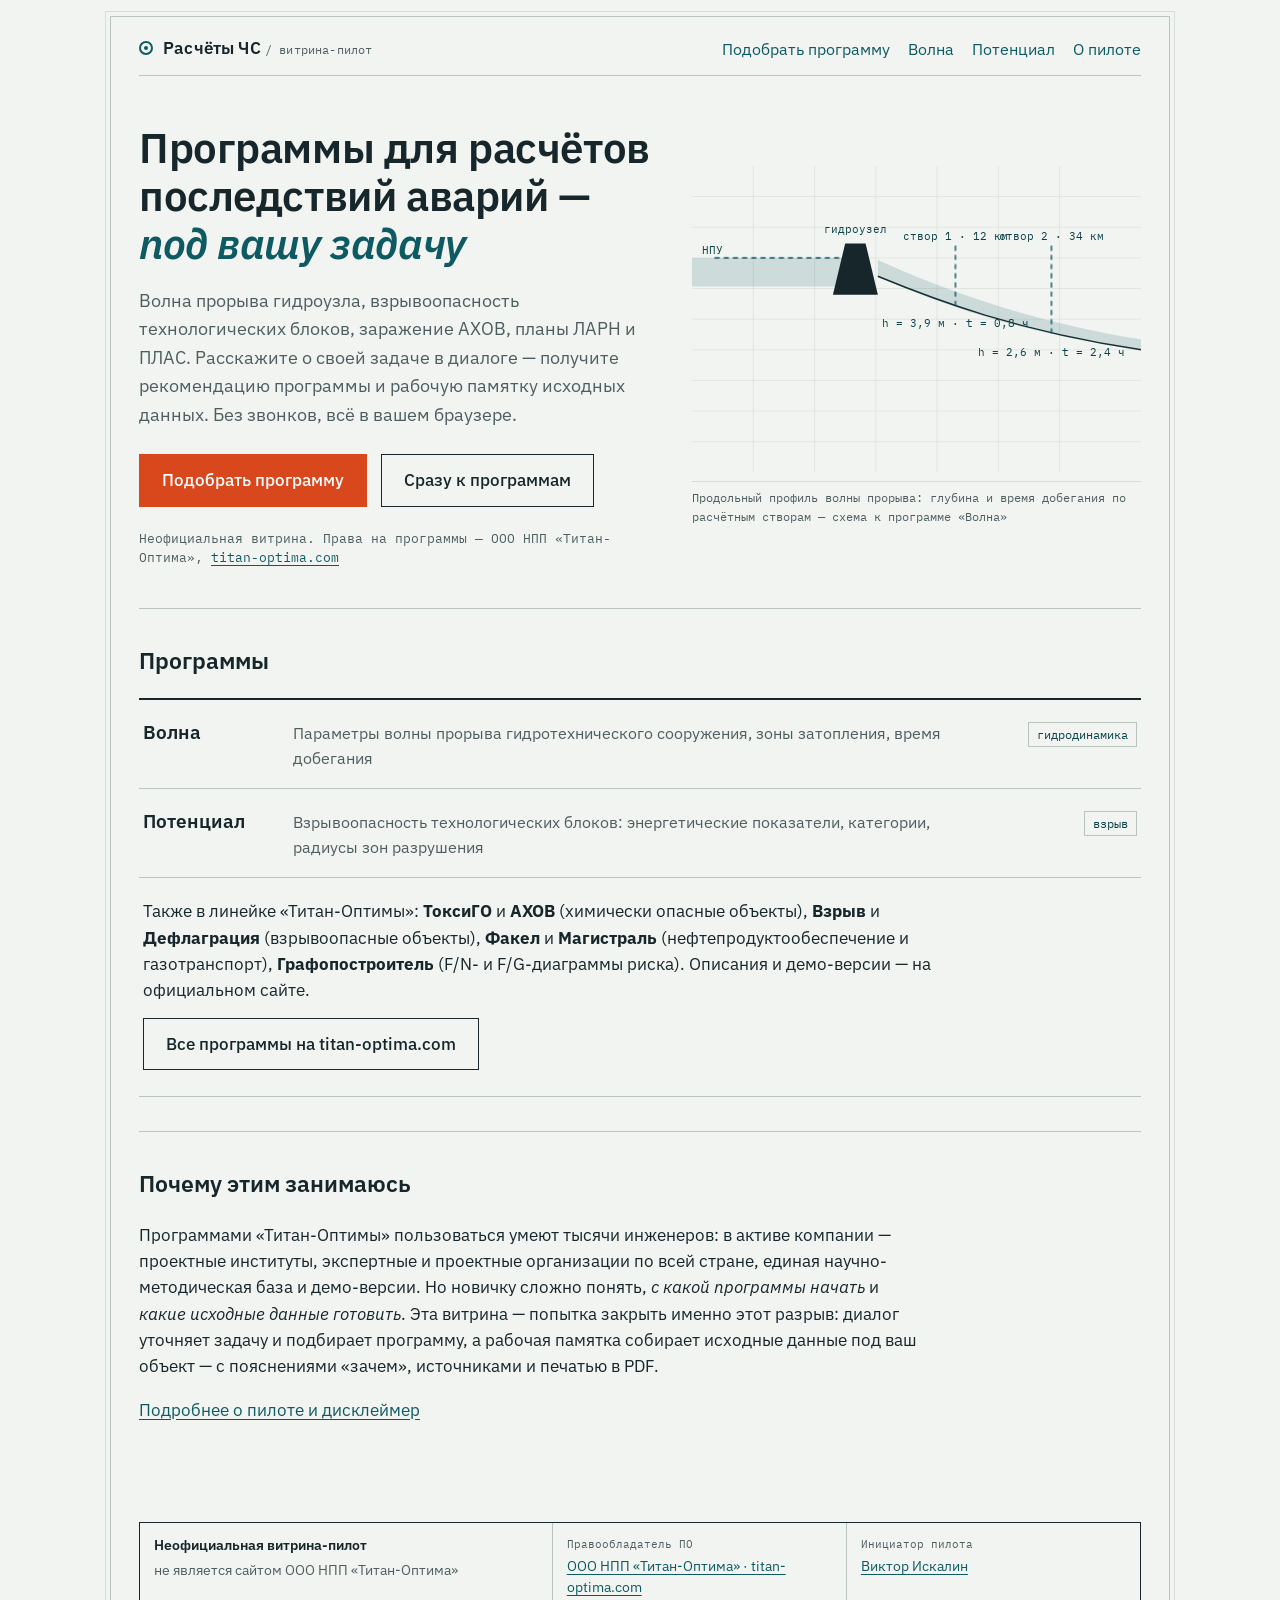
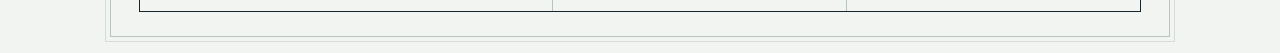
<file: index.html>
<!DOCTYPE html>
<html lang="ru">
<head>
<meta charset="UTF-8">
<meta name="viewport" content="width=device-width, initial-scale=1.0">
<title>Расчёты ЧС и промбезопасности — неофициальная витрина программ «Титан-Оптима»</title>
<meta name="description" content="Подберите программу для расчётов ЧС и промышленной безопасности за 2 минуты: волна прорыва, взрывоопасность блоков, заражение АХОВ. Неофициальная витрина-пилот; все права на ПО — ООО НПП «Титан-Оптима».">
<link rel="preconnect" href="https://fonts.googleapis.com">
<link rel="preconnect" href="https://fonts.gstatic.com" crossorigin>
<link href="https://fonts.googleapis.com/css2?family=IBM+Plex+Sans:wght@400;500;600&family=IBM+Plex+Mono:wght@400;500&display=swap" rel="stylesheet">
<link rel="stylesheet" href="assets/css/style.css">
</head>
<body>
<div class="sheet">

  <header class="masthead">
    <a class="brand" href="index.html">
      <span class="brand-mark" aria-hidden="true"></span>
      <span class="brand-text">Расчёты&nbsp;ЧС <span class="brand-note">/ витрина-пилот</span></span>
    </a>
    <nav class="nav" aria-label="Основная навигация">
      <a href="quiz.html">Подобрать программу</a>
      <a href="volna.html">Волна</a>
      <a href="potencial.html">Потенциал</a>
      <a href="about.html">О пилоте</a>
    </nav>
  </header>

  <main>

    <section class="hero">
      <div class="hero-text">
        <h1>Программы для расчётов последствий аварий — <span class="accent">под вашу задачу</span></h1>
        <p class="lead">Волна прорыва гидроузла, взрывоопасность технологических блоков, заражение АХОВ, планы ЛАРН и ПЛАС. Расскажите о своей задаче в диалоге — получите рекомендацию программы и рабочую памятку исходных данных. Без звонков, всё в вашем браузере.</p>
        <div class="cta-row">
          <a class="btn btn-signal" href="quiz.html">Подобрать программу</a>
          <a class="btn btn-quiet" href="#programs">Сразу к программам</a>
        </div>
        <p class="micro">Неофициальная витрина. Права на программы — ООО&nbsp;НПП&nbsp;«Титан-Оптима», <a href="https://titan-optima.com" target="_blank" rel="noopener">titan-optima.com</a></p>
      </div>
      <figure class="hero-fig" aria-labelledby="hero-fig-caption">
        <svg viewBox="0 0 440 300" role="img" aria-label="Продольный профиль волны прорыва: гидроузел, водохранилище с НПУ, два расчётных створа с глубиной и временем добегания">
          <!-- чертёжная сетка -->
          <g class="grid" aria-hidden="true">
            <path d="M0 30 H440 M0 60 H440 M0 90 H440 M0 120 H440 M0 150 H440 M0 180 H440 M0 210 H440 M0 240 H440 M0 270 H440"/>
            <path d="M60 0 V300 M120 0 V300 M180 0 V300 M240 0 V300 M300 0 V300 M360 0 V300"/>
          </g>
          <!-- верхний бьеф: водохранилище -->
          <path class="water" d="M0 90 H150 V118 L0 118 Z"/>
          <!-- НПУ -->
          <path class="iso-line" d="M22 90 H148"/>
          <g class="iso-label">
            <text x="10" y="86">НПУ</text>
          </g>
          <!-- грунтовая плотина -->
          <path class="dam" d="M150 76 H170 L182 126 H138 Z"/>
          <g class="iso-label">
            <text x="160" y="66" text-anchor="middle">гидроузел</text>
          </g>
          <!-- дно нижнего бьефа -->
          <path class="ground" d="M182 108 C 240 132, 320 162, 440 180"/>
          <!-- волна прорыва: слой воды над дном -->
          <path class="water" d="M182 92 C 240 118, 320 150, 440 170 L440 180 C 320 164, 240 134, 182 108 Z"/>
          <!-- расчётные створы -->
          <path class="iso-line" d="M258 78 V140"/>
          <path class="iso-line" d="M352 78 V166"/>
          <g class="iso-label">
            <text x="258" y="72" text-anchor="middle">створ 1 · 12 км</text>
            <text x="258" y="158" text-anchor="middle">h = 3,9 м · t = 0,8 ч</text>
            <text x="352" y="72" text-anchor="middle">створ 2 · 34 км</text>
            <text x="352" y="186" text-anchor="middle">h = 2,6 м · t = 2,4 ч</text>
          </g>
        </svg>
        <figcaption id="hero-fig-caption">Продольный профиль волны прорыва: глубина и время добегания по расчётным створам — схема к программе «Волна»</figcaption>
      </figure>
    </section>

    <section class="section" id="programs">
      <h2>Программы</h2>
      <div class="table-list" role="list">
        <a class="row-primary" role="listitem" href="volna.html">
          <span class="row-name">Волна</span>
          <span class="row-desc">Параметры волны прорыва гидротехнического сооружения, зоны затопления, время добегания</span>
          <span class="row-tag">гидродинамика</span>
        </a>
        <a class="row-primary" role="listitem" href="potencial.html">
          <span class="row-name">Потенциал</span>
          <span class="row-desc">Взрывоопасность технологических блоков: энергетические показатели, категории, радиусы зон разрушения</span>
          <span class="row-tag">взрыв</span>
        </a>
        <div class="row-more" role="listitem">
          <p>Также в линейке «Титан-Оптимы»: <strong>ТоксиГО</strong> и <strong>АХОВ</strong> (химически опасные объекты), <strong>Взрыв</strong> и <strong>Дефлаграция</strong> (взрывоопасные объекты), <strong>Факел</strong> и <strong>Магистраль</strong> (нефтепродуктообеспечение и газотранспорт), <strong>Графопостроитель</strong> (F/N- и F/G-диаграммы риска). Описания и демо-версии — на официальном сайте.</p>
          <a class="btn btn-quiet" href="https://titan-optima.com/programm/index.htm" target="_blank" rel="noopener">Все программы на titan-optima.com</a>
        </div>
      </div>
    </section>

    <section class="section">
      <h2>Почему этим занимаюсь</h2>
      <p>Программами «Титан-Оптимы» пользоваться умеют тысячи инженеров: в активе компании — проектные институты, экспертные и проектные организации по всей стране, единая научно-методическая база и демо-версии. Но новичку сложно понять, <em>с какой программы начать</em> и <em>какие исходные данные готовить</em>. Эта витрина — попытка закрыть именно этот разрыв: диалог уточняет задачу и подбирает программу, а рабочая памятка собирает исходные данные под ваш объект — с пояснениями «зачем», источниками и печатью в PDF.</p>
      <p><a href="about.html">Подробнее о пилоте и дисклеймер</a></p>
    </section>

  </main>

  <footer class="stamp" role="contentinfo">
    <div class="stamp-cell stamp-title">
      <span class="stamp-name">Неофициальная витрина-пилот</span>
      <span class="stamp-sub">не является сайтом ООО НПП «Титан-Оптима»</span>
    </div>
    <div class="stamp-cell">
      <span class="stamp-k">Правообладатель ПО</span>
      <a href="https://titan-optima.com" target="_blank" rel="noopener">ООО НПП «Титан-Оптима» · titan-optima.com</a>
    </div>
    <div class="stamp-cell">
      <span class="stamp-k">Инициатор пилота</span>
      <a href="about.html">Виктор Искалин</a>
    </div>
  </footer>

</div>
<!-- Yandex.Metrika counter — подключить после получения номера счётчика -->
</body>
</html>
</file>
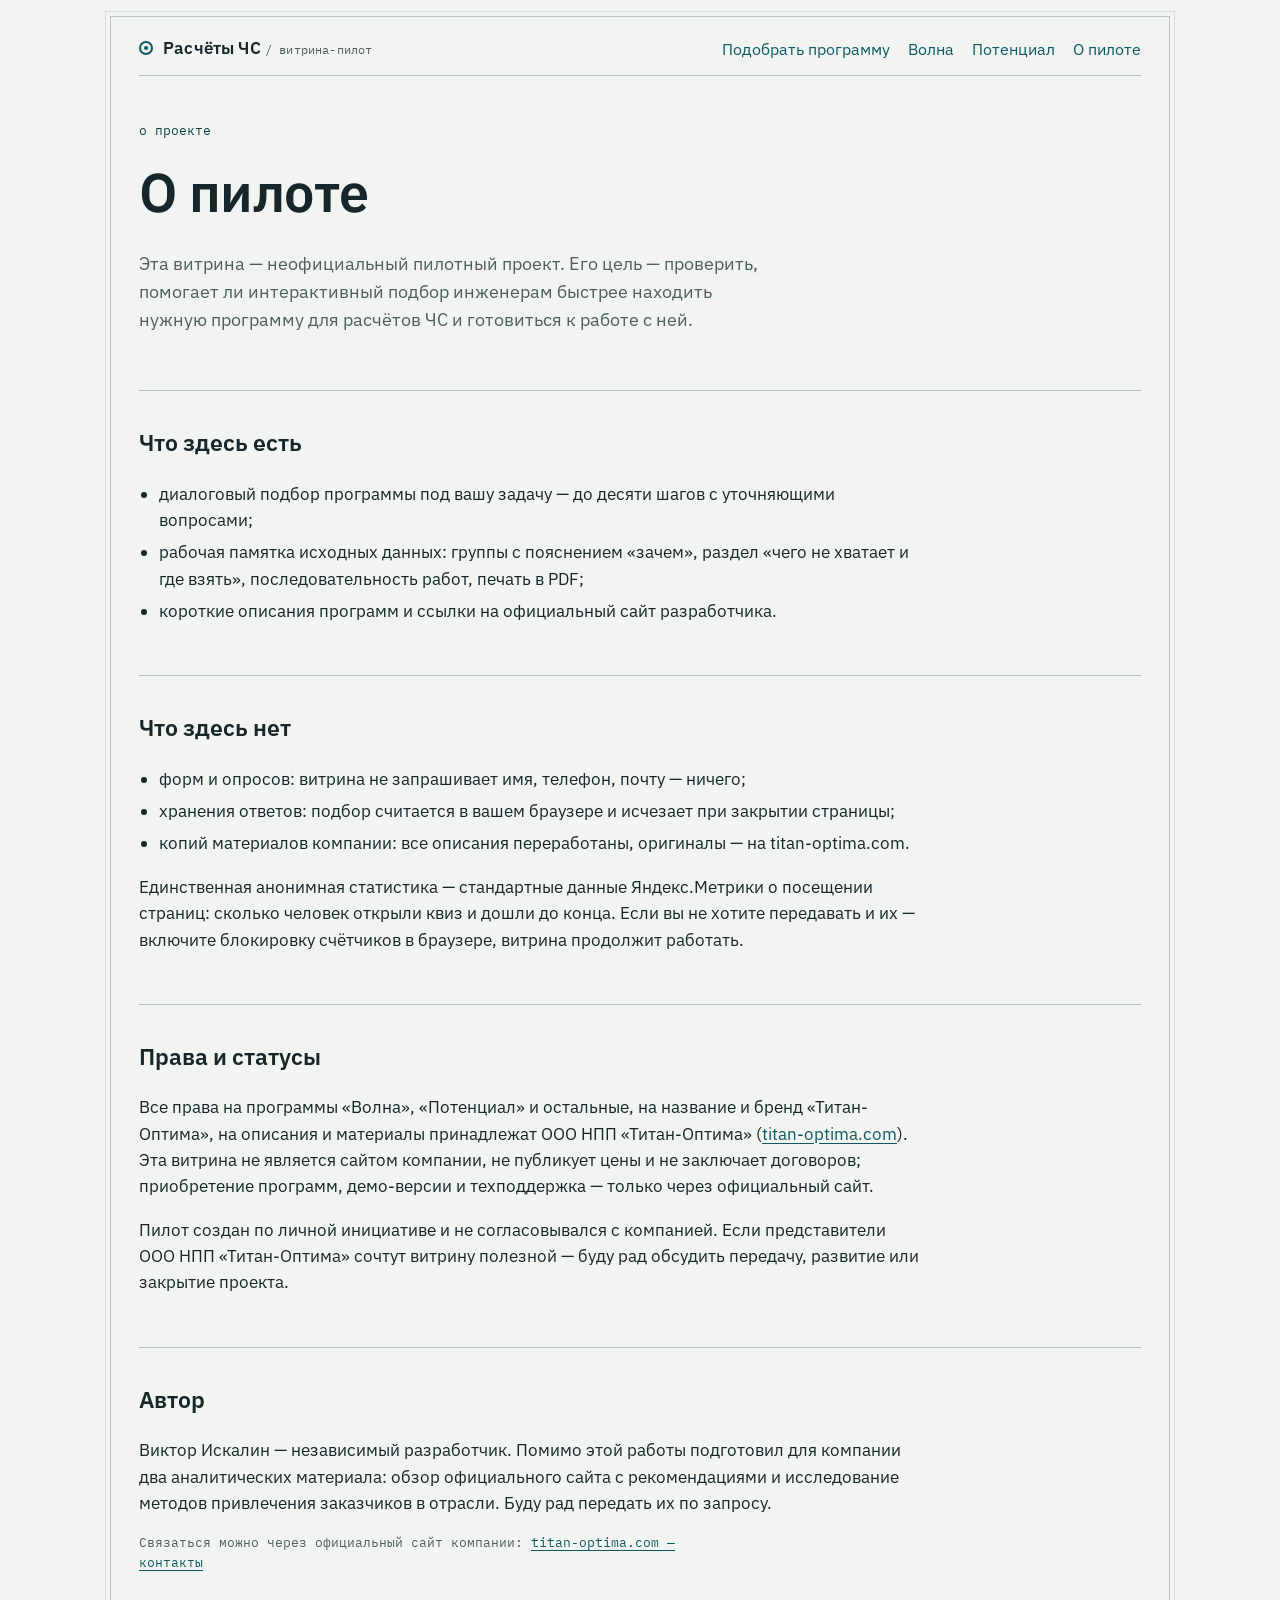
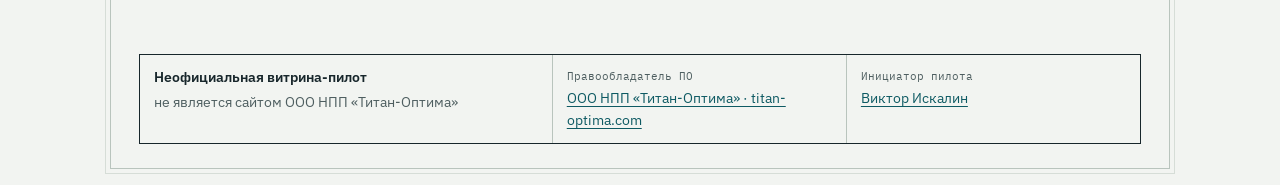
<file: about.html>
<!DOCTYPE html>
<html lang="ru">
<head>
<meta charset="UTF-8">
<meta name="viewport" content="width=device-width, initial-scale=1.0">
<title>О пилоте — неофициальная витрина программ «Титан-Оптима»</title>
<meta name="description" content="Что это за витрина, кто её сделал, какие данные собираются (никакие) и кому принадлежат права на программы. Пилотный проект Виктора Искалина.">
<link rel="preconnect" href="https://fonts.googleapis.com">
<link rel="preconnect" href="https://fonts.gstatic.com" crossorigin>
<link href="https://fonts.googleapis.com/css2?family=IBM+Plex+Sans:wght@400;500;600&family=IBM+Plex+Mono:wght@400;500&display=swap" rel="stylesheet">
<link rel="stylesheet" href="assets/css/style.css">
</head>
<body>
<div class="sheet">

  <header class="masthead">
    <a class="brand" href="index.html">
      <span class="brand-mark" aria-hidden="true"></span>
      <span class="brand-text">Расчёты&nbsp;ЧС <span class="brand-note">/ витрина-пилот</span></span>
    </a>
    <nav class="nav" aria-label="Основная навигация">
      <a href="quiz.html">Подобрать программу</a>
      <a href="volna.html">Волна</a>
      <a href="potencial.html">Потенциал</a>
      <a href="about.html" aria-current="page">О пилоте</a>
    </nav>
  </header>

  <main>
    <section class="prog-head">
      <p class="quiz-counter">о проекте</p>
      <h1>О пилоте</h1>
      <p class="lead">Эта витрина — неофициальный пилотный проект. Его цель — проверить, помогает ли интерактивный подбор инженерам быстрее находить нужную программу для расчётов ЧС и готовиться к работе с ней.</p>
    </section>

    <section class="section">
      <h2>Что здесь есть</h2>
      <ul class="doc-list" style="color: var(--ink);">
        <li>диалоговый подбор программы под вашу задачу — до десяти шагов с уточняющими вопросами;</li>
        <li>рабочая памятка исходных данных: группы с пояснением «зачем», раздел «чего не хватает и где взять», последовательность работ, печать в PDF;</li>
        <li>короткие описания программ и ссылки на официальный сайт разработчика.</li>
      </ul>
    </section>

    <section class="section">
      <h2>Что здесь нет</h2>
      <ul class="doc-list" style="color: var(--ink);">
        <li>форм и опросов: витрина не запрашивает имя, телефон, почту — ничего;</li>
        <li>хранения ответов: подбор считается в вашем браузере и исчезает при закрытии страницы;</li>
        <li>копий материалов компании: все описания переработаны, оригиналы — на titan-optima.com.</li>
      </ul>
      <p>Единственная анонимная статистика — стандартные данные Яндекс.Метрики о посещении страниц: сколько человек открыли квиз и дошли до конца. Если вы не хотите передавать и их — включите блокировку счётчиков в браузере, витрина продолжит работать.</p>
    </section>

    <section class="section">
      <h2>Права и статусы</h2>
      <p>Все права на программы «Волна», «Потенциал» и остальные, на название и бренд «Титан-Оптима», на описания и материалы принадлежат ООО НПП «Титан-Оптима» (<a href="https://titan-optima.com" target="_blank" rel="noopener">titan-optima.com</a>). Эта витрина не является сайтом компании, не публикует цены и не заключает договоров; приобретение программ, демо-версии и техподдержка — только через официальный сайт.</p>
      <p>Пилот создан по личной инициативе и не согласовывался с компанией. Если представители ООО НПП «Титан-Оптима» сочтут витрину полезной — буду рад обсудить передачу, развитие или закрытие проекта.</p>
    </section>

    <section class="section">
      <h2>Автор</h2>
      <p>Виктор Искалин — независимый разработчик. Помимо этой работы подготовил для компании два аналитических материала: обзор официального сайта с рекомендациями и исследование методов привлечения заказчиков в отрасли. Буду рад передать их по запросу.</p>
      <p class="micro">Связаться можно через официальный сайт компании: <a href="https://titan-optima.com/kontakt/index.htm" target="_blank" rel="noopener">titan-optima.com — контакты</a></p>
    </section>
  </main>

  <footer class="stamp" role="contentinfo">
    <div class="stamp-cell stamp-title">
      <span class="stamp-name">Неофициальная витрина-пилот</span>
      <span class="stamp-sub">не является сайтом ООО НПП «Титан-Оптима»</span>
    </div>
    <div class="stamp-cell">
      <span class="stamp-k">Правообладатель ПО</span>
      <a href="https://titan-optima.com" target="_blank" rel="noopener">ООО НПП «Титан-Оптима» · titan-optima.com</a>
    </div>
    <div class="stamp-cell">
      <span class="stamp-k">Инициатор пилота</span>
      <a href="about.html">Виктор Искалин</a>
    </div>
  </footer>

</div>
<!-- Yandex.Metrika counter — подключить после получения номера счётчика -->
</body>
</html>
</file>
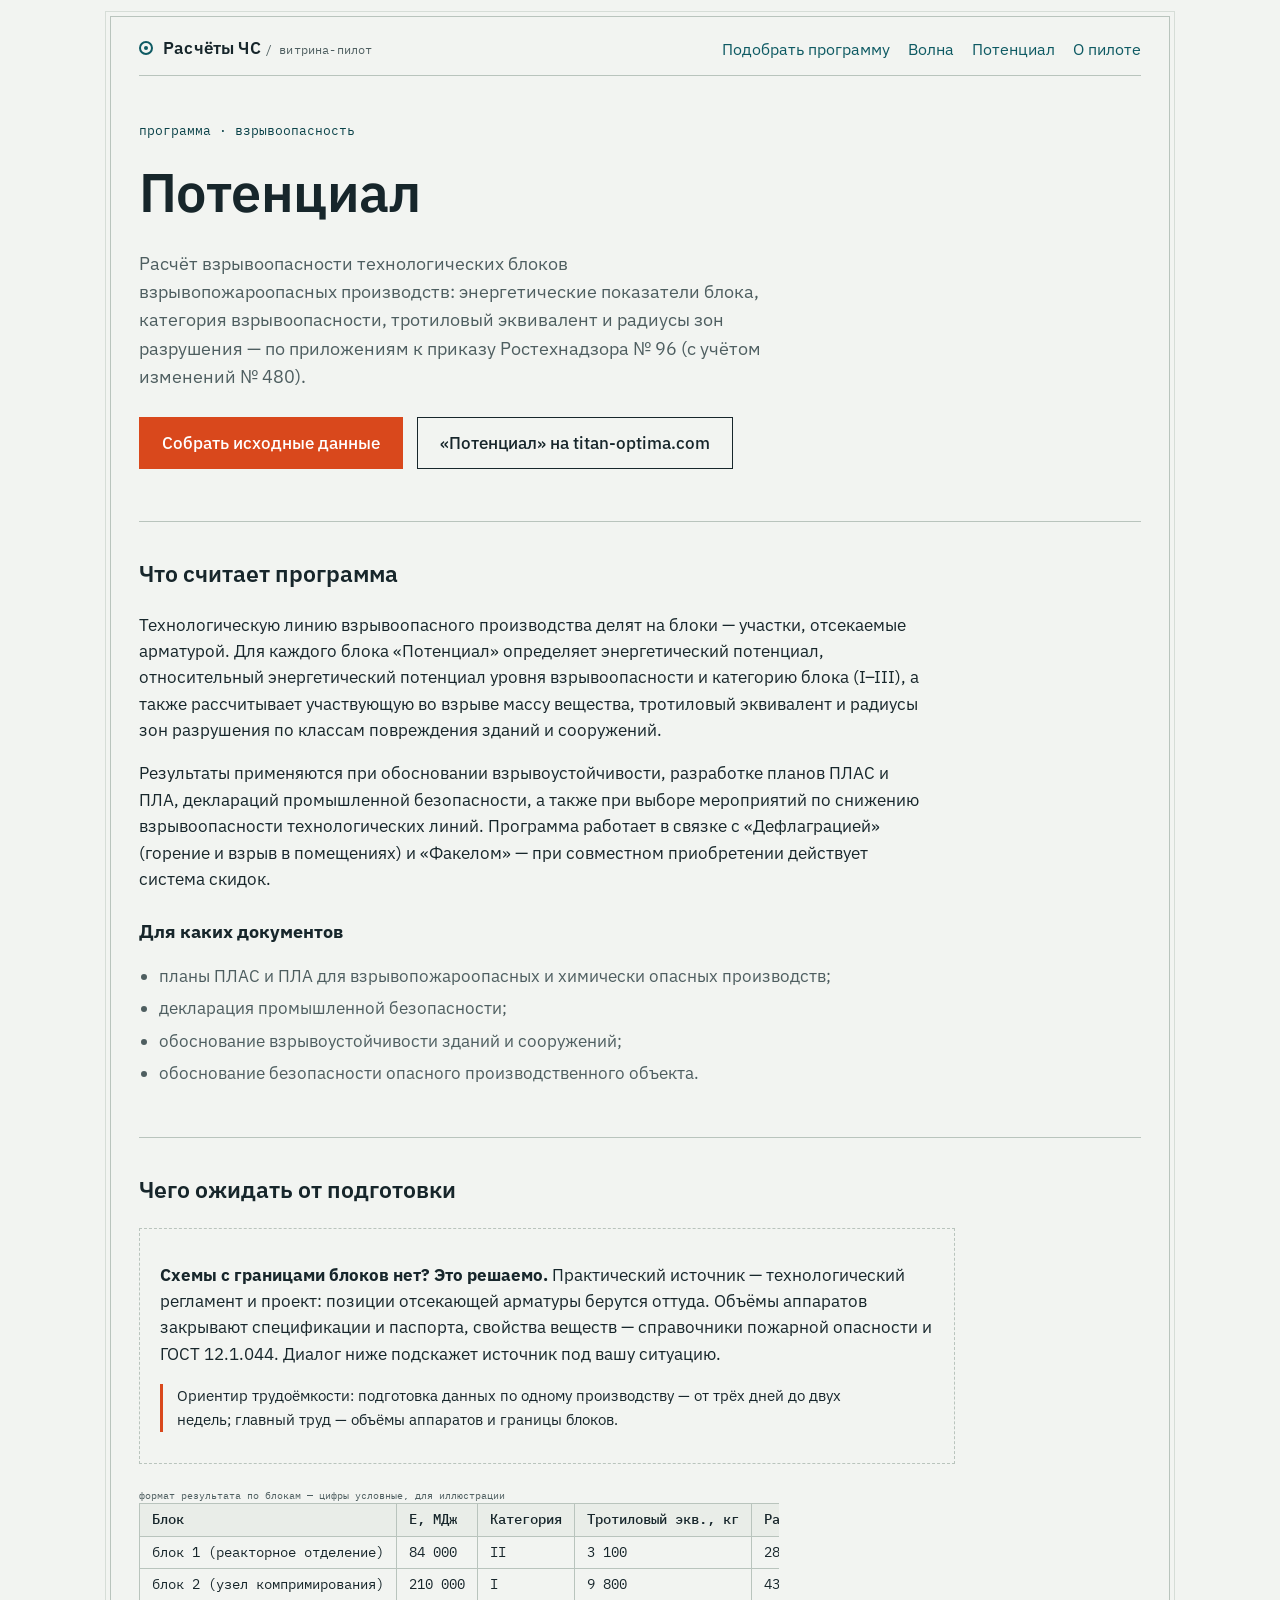
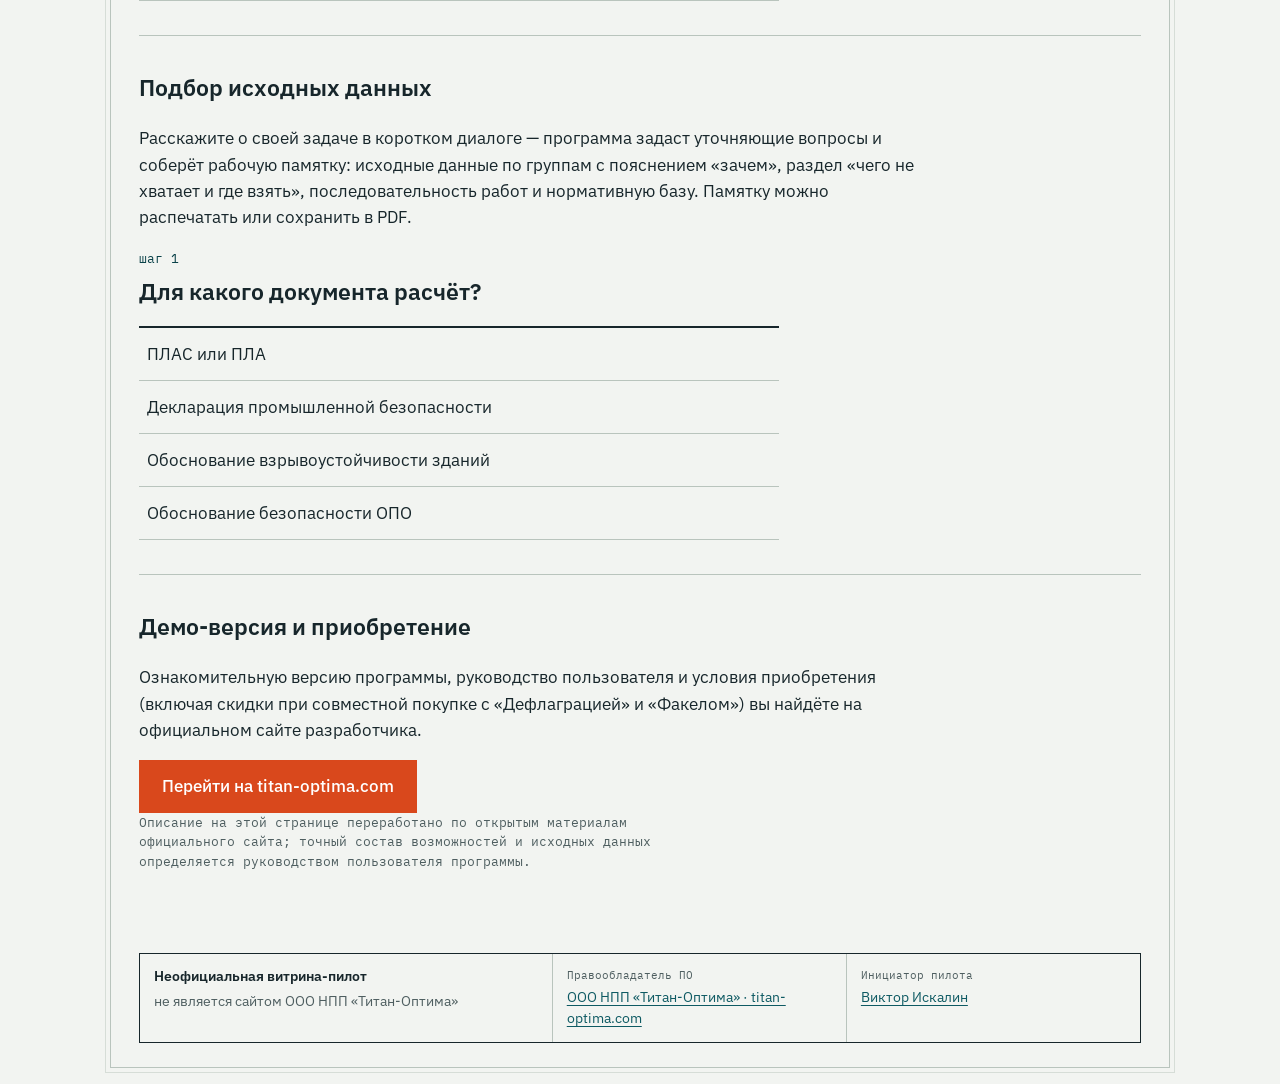
<file: potencial.html>
<!DOCTYPE html>
<html lang="ru">
<head>
<meta charset="UTF-8">
<meta name="viewport" content="width=device-width, initial-scale=1.0">
<title>Программа «Потенциал» — взрывоопасность технологических блоков: подбор исходных данных</title>
<meta name="description" content="«Потенциал» — расчёт взрывоопасности технологических блоков: энергетические показатели, категории блоков, тротиловый эквивалент, радиусы зон разрушения. Расскажите о задаче в диалоге — получите рабочую памятку исходных данных с печатью в PDF.">
<link rel="preconnect" href="https://fonts.googleapis.com">
<link rel="preconnect" href="https://fonts.gstatic.com" crossorigin>
<link href="https://fonts.googleapis.com/css2?family=IBM+Plex+Sans:wght@400;500;600&family=IBM+Plex+Mono:wght@400;500&display=swap" rel="stylesheet">
<link rel="stylesheet" href="assets/css/style.css">
</head>
<body>
<div class="sheet">

  <header class="masthead">
    <a class="brand" href="index.html">
      <span class="brand-mark" aria-hidden="true"></span>
      <span class="brand-text">Расчёты&nbsp;ЧС <span class="brand-note">/ витрина-пилот</span></span>
    </a>
    <nav class="nav" aria-label="Основная навигация">
      <a href="quiz.html">Подобрать программу</a>
      <a href="volna.html">Волна</a>
      <a href="potencial.html" aria-current="page">Потенциал</a>
      <a href="about.html">О пилоте</a>
    </nav>
  </header>

  <main>

    <section class="prog-head">
      <p class="quiz-counter">программа · взрывоопасность</p>
      <h1>Потенциал</h1>
      <p class="lead">Расчёт взрывоопасности технологических блоков взрывопожароопасных производств: энергетические показатели блока, категория взрывоопасности, тротиловый эквивалент и радиусы зон разрушения — по приложениям к приказу Ростехнадзора №&nbsp;96 (с учётом изменений №&nbsp;480).</p>
      <div class="cta-row">
        <a class="btn btn-signal" href="#idata">Собрать исходные данные</a>
        <a class="btn btn-quiet" href="https://titan-optima.com/programm/index.htm" target="_blank" rel="noopener">«Потенциал» на titan-optima.com</a>
      </div>
    </section>

    <section class="section">
      <h2>Что считает программа</h2>
      <p>Технологическую линию взрывоопасного производства делят на блоки — участки, отсекаемые арматурой. Для каждого блока «Потенциал» определяет энергетический потенциал, относительный энергетический потенциал уровня взрывоопасности и категорию блока (I–III), а также рассчитывает участвующую во взрыве массу вещества, тротиловый эквивалент и радиусы зон разрушения по классам повреждения зданий и сооружений.</p>
      <p>Результаты применяются при обосновании взрывоустойчивости, разработке планов ПЛАС и ПЛА, деклараций промышленной безопасности, а также при выборе мероприятий по снижению взрывоопасности технологических линий. Программа работает в связке с «Дефлаграцией» (горение и взрыв в помещениях) и «Факелом» — при совместном приобретении действует система скидок.</p>
      <h3 class="sub-h">Для каких документов</h3>
      <ul class="doc-list">
        <li>планы ПЛАС и ПЛА для взрывопожароопасных и химически опасных производств;</li>
        <li>декларация промышленной безопасности;</li>
        <li>обоснование взрывоустойчивости зданий и сооружений;</li>
        <li>обоснование безопасности опасного производственного объекта.</li>
      </ul>
    </section>

    <section class="section" id="expect">
      <h2>Чего ожидать от подготовки</h2>
      <div class="hook">
        <p><strong>Схемы с границами блоков нет? Это решаемо.</strong> Практический источник — технологический регламент и проект: позиции отсекающей арматуры берутся оттуда. Объёмы аппаратов закрывают спецификации и паспорта, свойства веществ — справочники пожарной опасности и ГОСТ 12.1.044. Диалог ниже подскажет источник под вашу ситуацию.</p>
        <p class="memo-effort" style="margin-top:12px;">Ориентир трудоёмкости: подготовка данных по одному производству — от трёх дней до двух недель; главный труд — объёмы аппаратов и границы блоков.</p>
      </div>
      <div class="mini-ex">
        <table>
          <caption class="micro" style="text-align:left; padding-top:14px;">формат результата по блокам — цифры условные, для иллюстрации</caption>
          <thead>
            <tr><th>Блок</th><th>E, МДж</th><th>Категория</th><th>Тротиловый экв., кг</th><th>Радиус зоны 1, м</th></tr>
          </thead>
          <tbody>
            <tr><td>блок 1 (реакторное отделение)</td><td>84 000</td><td>II</td><td>3 100</td><td>280</td></tr>
            <tr><td>блок 2 (узел компримирования)</td><td>210 000</td><td>I</td><td>9 800</td><td>430</td></tr>
          </tbody>
        </table>
      </div>
    </section>

    <section class="section dialog-host" id="idata">
      <h2>Подбор исходных данных</h2>
      <p class="idata-intro">Расскажите о своей задаче в коротком диалоге — программа задаст уточняющие вопросы и соберёт рабочую памятку: исходные данные по группам с пояснением «зачем», раздел «чего не хватает и где взять», последовательность работ и нормативную базу. Памятку можно распечатать или сохранить в PDF.</p>
      <div id="dialog-box" data-entry="b2" aria-live="polite">
        <noscript>
          <p>Интерактивный подбор работает в вашем браузере и требует JavaScript. Руководство пользователя с полным составом исходных данных доступно на официальном сайте.</p>
        </noscript>
      </div>
    </section>

    <section class="section">
      <h2>Демо-версия и приобретение</h2>
      <p>Ознакомительную версию программы, руководство пользователя и условия приобретения (включая скидки при совместной покупке с «Дефлаграцией» и «Факелом») вы найдёте на официальном сайте разработчика.</p>
      <a class="btn btn-signal" href="https://titan-optima.com/programm/index.htm" target="_blank" rel="noopener">Перейти на titan-optima.com</a>
      <p class="micro">Описание на этой странице переработано по открытым материалам официального сайта; точный состав возможностей и исходных данных определяется руководством пользователя программы.</p>
    </section>

  </main>

  <footer class="stamp" role="contentinfo">
    <div class="stamp-cell stamp-title">
      <span class="stamp-name">Неофициальная витрина-пилот</span>
      <span class="stamp-sub">не является сайтом ООО НПП «Титан-Оптима»</span>
    </div>
    <div class="stamp-cell">
      <span class="stamp-k">Правообладатель ПО</span>
      <a href="https://titan-optima.com" target="_blank" rel="noopener">ООО НПП «Титан-Оптима» · titan-optima.com</a>
    </div>
    <div class="stamp-cell">
      <span class="stamp-k">Инициатор пилота</span>
      <a href="about.html">Виктор Искалин</a>
    </div>
  </footer>

</div>
<!-- Yandex.Metrika counter — подключить после получения номера счётчика -->
<script src="assets/js/dialog.js"></script>
</body>
</html>
</file>
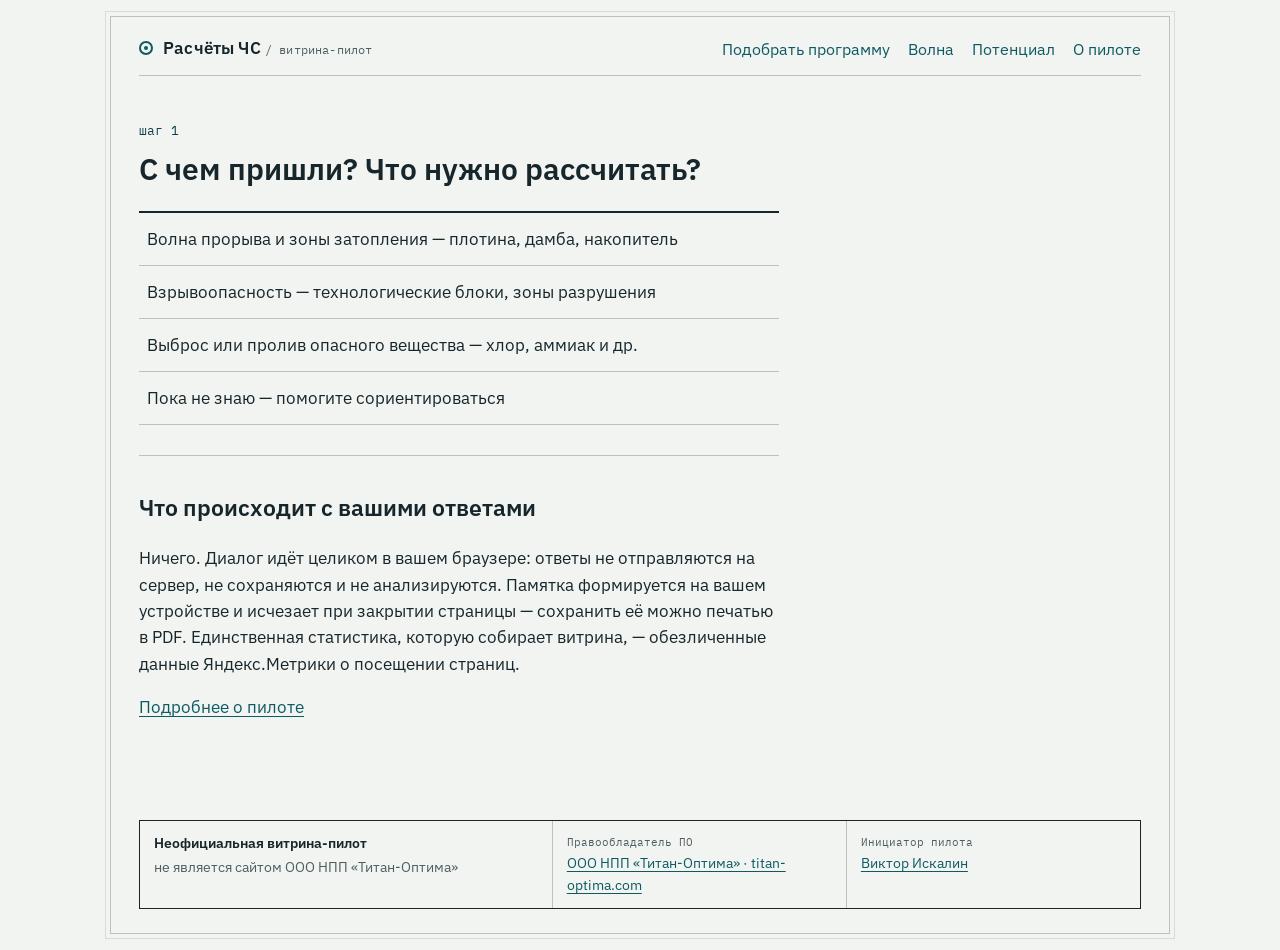
<file: quiz.html>
<!DOCTYPE html>
<html lang="ru">
<head>
<meta charset="UTF-8">
<meta name="viewport" content="width=device-width, initial-scale=1.0">
<title>Подбор программы — неофициальная витрина программ «Титан-Оптима»</title>
<meta name="description" content="Расскажите о своём объекте и задаче в диалоге до десяти шагов — получите рекомендацию программы для расчётов ЧС и рабочую памятку исходных данных с последовательностью работ. Всё считается в вашем браузере, данные никуда не отправляются.">
<link rel="preconnect" href="https://fonts.googleapis.com">
<link rel="preconnect" href="https://fonts.gstatic.com" crossorigin>
<link href="https://fonts.googleapis.com/css2?family=IBM+Plex+Sans:wght@400;500;600&family=IBM+Plex+Mono:wght@400;500&display=swap" rel="stylesheet">
<link rel="stylesheet" href="assets/css/style.css">
</head>
<body>
<div class="sheet">

  <header class="masthead">
    <a class="brand" href="index.html">
      <span class="brand-mark" aria-hidden="true"></span>
      <span class="brand-text">Расчёты&nbsp;ЧС <span class="brand-note">/ витрина-пилот</span></span>
    </a>
    <nav class="nav" aria-label="Основная навигация">
      <a href="quiz.html" aria-current="page">Подобрать программу</a>
      <a href="volna.html">Волна</a>
      <a href="potencial.html">Потенциал</a>
      <a href="about.html">О пилоте</a>
    </nav>
  </header>

  <main>
    <section class="quiz-wrap dialog-host" id="dialog-wrap">
      <div id="dialog-box" aria-live="polite">
        <noscript>
          <h2>Диалогу нужен JavaScript</h2>
          <p>Интерактивный подбор использует JavaScript в вашем браузере. Если он отключён, полный перечень программ с описаниями и демо-версиями доступен на официальном сайте:</p>
          <p><a href="https://titan-optima.com/programm/index.htm">Все программы на titan-optima.com</a></p>
        </noscript>
      </div>
    </section>

    <section class="section quiz-privacy">
      <h2>Что происходит с вашими ответами</h2>
      <p>Ничего. Диалог идёт целиком в вашем браузере: ответы не отправляются на сервер, не сохраняются и не анализируются. Памятка формируется на вашем устройстве и исчезает при закрытии страницы — сохранить её можно печатью в PDF. Единственная статистика, которую собирает витрина, — обезличенные данные Яндекс.Метрики о посещении страниц.</p>
      <p><a href="about.html">Подробнее о пилоте</a></p>
    </section>
  </main>

  <footer class="stamp" role="contentinfo">
    <div class="stamp-cell stamp-title">
      <span class="stamp-name">Неофициальная витрина-пилот</span>
      <span class="stamp-sub">не является сайтом ООО НПП «Титан-Оптима»</span>
    </div>
    <div class="stamp-cell">
      <span class="stamp-k">Правообладатель ПО</span>
      <a href="https://titan-optima.com" target="_blank" rel="noopener">ООО НПП «Титан-Оптима» · titan-optima.com</a>
    </div>
    <div class="stamp-cell">
      <span class="stamp-k">Инициатор пилота</span>
      <a href="about.html">Виктор Искалин</a>
    </div>
  </footer>

</div>
<!-- Yandex.Metrika counter — подключить после получения номера счётчика -->
<script src="assets/js/dialog.js"></script>
</body>
</html>
</file>
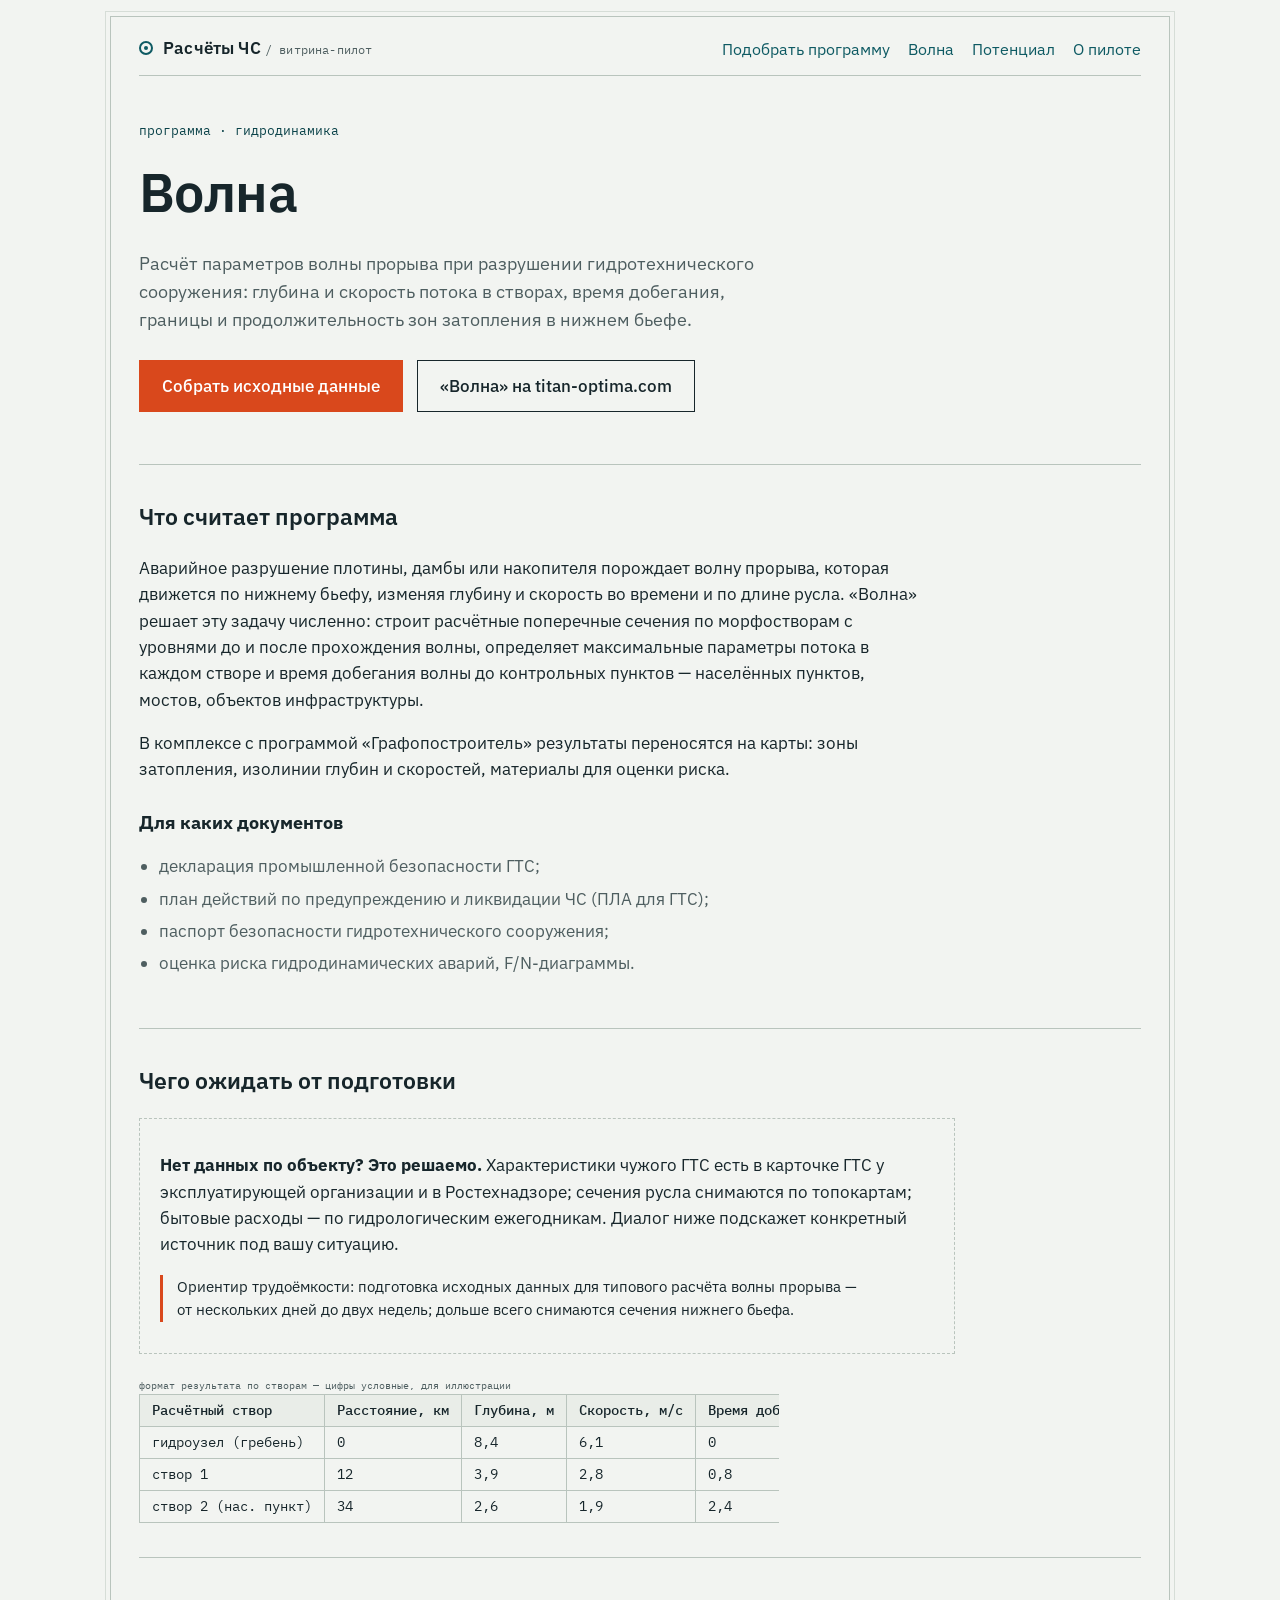
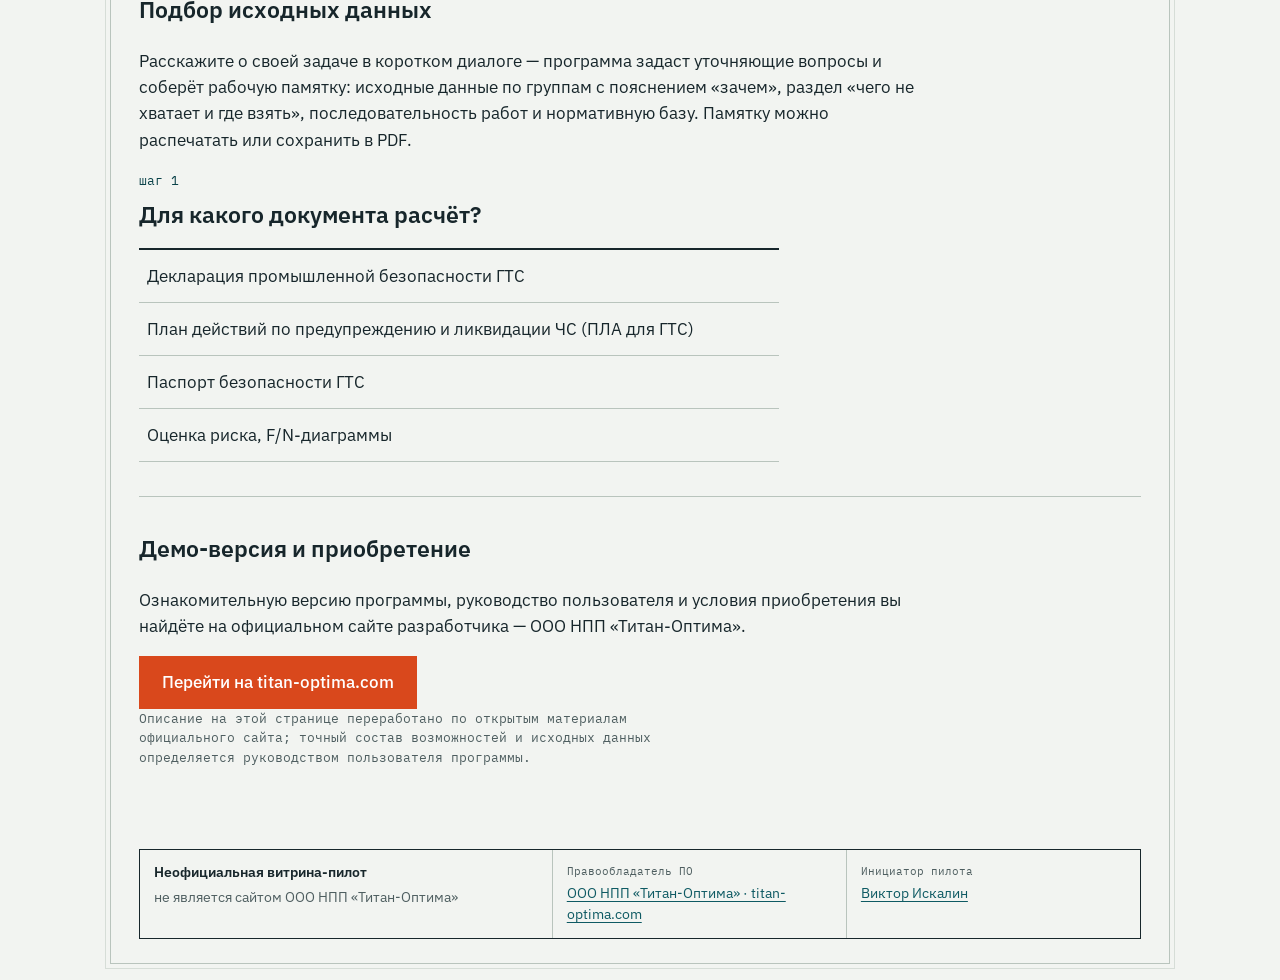
<file: volna.html>
<!DOCTYPE html>
<html lang="ru">
<head>
<meta charset="UTF-8">
<meta name="viewport" content="width=device-width, initial-scale=1.0">
<title>Программа «Волна» — волна прорыва гидроузла: подбор исходных данных</title>
<meta name="description" content="«Волна» — расчёт параметров волны прорыва гидроузла: глубина и скорость потока, время добегания, зоны затопления. Расскажите о задаче в диалоге — получите рабочую памятку исходных данных с печатью в PDF.">
<link rel="preconnect" href="https://fonts.googleapis.com">
<link rel="preconnect" href="https://fonts.gstatic.com" crossorigin>
<link href="https://fonts.googleapis.com/css2?family=IBM+Plex+Sans:wght@400;500;600&family=IBM+Plex+Mono:wght@400;500&display=swap" rel="stylesheet">
<link rel="stylesheet" href="assets/css/style.css">
</head>
<body>
<div class="sheet">

  <header class="masthead">
    <a class="brand" href="index.html">
      <span class="brand-mark" aria-hidden="true"></span>
      <span class="brand-text">Расчёты&nbsp;ЧС <span class="brand-note">/ витрина-пилот</span></span>
    </a>
    <nav class="nav" aria-label="Основная навигация">
      <a href="quiz.html">Подобрать программу</a>
      <a href="volna.html" aria-current="page">Волна</a>
      <a href="potencial.html">Потенциал</a>
      <a href="about.html">О пилоте</a>
    </nav>
  </header>

  <main>

    <section class="prog-head">
      <p class="quiz-counter">программа · гидродинамика</p>
      <h1>Волна</h1>
      <p class="lead">Расчёт параметров волны прорыва при разрушении гидротехнического сооружения: глубина и скорость потока в створах, время добегания, границы и продолжительность зон затопления в нижнем бьефе.</p>
      <div class="cta-row">
        <a class="btn btn-signal" href="#idata">Собрать исходные данные</a>
        <a class="btn btn-quiet" href="https://titan-optima.com/programm/index.htm" target="_blank" rel="noopener">«Волна» на titan-optima.com</a>
      </div>
    </section>

    <section class="section">
      <h2>Что считает программа</h2>
      <p>Аварийное разрушение плотины, дамбы или накопителя порождает волну прорыва, которая движется по нижнему бьефу, изменяя глубину и скорость во времени и по длине русла. «Волна» решает эту задачу численно: строит расчётные поперечные сечения по морфостворам с уровнями до и после прохождения волны, определяет максимальные параметры потока в каждом створе и время добегания волны до контрольных пунктов — населённых пунктов, мостов, объектов инфраструктуры.</p>
      <p>В комплексе с программой «Графопостроитель» результаты переносятся на карты: зоны затопления, изолинии глубин и скоростей, материалы для оценки риска.</p>
      <h3 class="sub-h">Для каких документов</h3>
      <ul class="doc-list">
        <li>декларация промышленной безопасности ГТС;</li>
        <li>план действий по предупреждению и ликвидации ЧС (ПЛА для ГТС);</li>
        <li>паспорт безопасности гидротехнического сооружения;</li>
        <li>оценка риска гидродинамических аварий, F/N-диаграммы.</li>
      </ul>
    </section>

    <section class="section" id="expect">
      <h2>Чего ожидать от подготовки</h2>
      <div class="hook">
        <p><strong>Нет данных по объекту? Это решаемо.</strong> Характеристики чужого ГТС есть в карточке ГТС у эксплуатирующей организации и в Ростехнадзоре; сечения русла снимаются по топокартам; бытовые расходы — по гидрологическим ежегодникам. Диалог ниже подскажет конкретный источник под вашу ситуацию.</p>
        <p class="memo-effort" style="margin-top:12px;">Ориентир трудоёмкости: подготовка исходных данных для типового расчёта волны прорыва — от нескольких дней до двух недель; дольше всего снимаются сечения нижнего бьефа.</p>
      </div>
      <div class="mini-ex">
        <table>
          <caption class="micro" style="text-align:left; padding-top:14px;">формат результата по створам — цифры условные, для иллюстрации</caption>
          <thead>
            <tr><th>Расчётный створ</th><th>Расстояние, км</th><th>Глубина, м</th><th>Скорость, м/с</th><th>Время добегания, ч</th></tr>
          </thead>
          <tbody>
            <tr><td>гидроузел (гребень)</td><td>0</td><td>8,4</td><td>6,1</td><td>0</td></tr>
            <tr><td>створ 1</td><td>12</td><td>3,9</td><td>2,8</td><td>0,8</td></tr>
            <tr><td>створ 2 (нас. пункт)</td><td>34</td><td>2,6</td><td>1,9</td><td>2,4</td></tr>
          </tbody>
        </table>
      </div>
    </section>

    <section class="section dialog-host" id="idata">
      <h2>Подбор исходных данных</h2>
      <p class="idata-intro">Расскажите о своей задаче в коротком диалоге — программа задаст уточняющие вопросы и соберёт рабочую памятку: исходные данные по группам с пояснением «зачем», раздел «чего не хватает и где взять», последовательность работ и нормативную базу. Памятку можно распечатать или сохранить в PDF.</p>
      <div id="dialog-box" data-entry="g2" aria-live="polite">
        <noscript>
          <p>Интерактивный подбор работает в вашем браузере и требует JavaScript. Руководство пользователя с полным составом исходных данных доступно на официальном сайте.</p>
        </noscript>
      </div>
    </section>

    <section class="section">
      <h2>Демо-версия и приобретение</h2>
      <p>Ознакомительную версию программы, руководство пользователя и условия приобретения вы найдёте на официальном сайте разработчика — ООО НПП «Титан-Оптима».</p>
      <a class="btn btn-signal" href="https://titan-optima.com/programm/index.htm" target="_blank" rel="noopener">Перейти на titan-optima.com</a>
      <p class="micro">Описание на этой странице переработано по открытым материалам официального сайта; точный состав возможностей и исходных данных определяется руководством пользователя программы.</p>
    </section>

  </main>

  <footer class="stamp" role="contentinfo">
    <div class="stamp-cell stamp-title">
      <span class="stamp-name">Неофициальная витрина-пилот</span>
      <span class="stamp-sub">не является сайтом ООО НПП «Титан-Оптима»</span>
    </div>
    <div class="stamp-cell">
      <span class="stamp-k">Правообладатель ПО</span>
      <a href="https://titan-optima.com" target="_blank" rel="noopener">ООО НПП «Титан-Оптима» · titan-optima.com</a>
    </div>
    <div class="stamp-cell">
      <span class="stamp-k">Инициатор пилота</span>
      <a href="about.html">Виктор Искалин</a>
    </div>
  </footer>

</div>
<!-- Yandex.Metrika counter — подключить после получения номера счётчика -->
<script src="assets/js/dialog.js"></script>
</body>
</html>
</file>
<file: assets/css/style.css>
/* ============================================================
   Витрина-пилот «Расчёты ЧС» — токены и базовый лист
   План дизайна: docs/DESIGN.md (чертёжная тема)
   ============================================================ */

:root {
  --paper: #F2F4F1;
  --ink: #17262B;
  --ink-soft: #4E5E60;
  --petrol: #0E5A63;
  --petrol-deep: #0A4249;
  --signal: #D9481C;
  --line: #B9C4BD;
  --line-soft: #D6DDD7;
  --font-sans: "IBM Plex Sans", system-ui, sans-serif;
  --font-mono: "IBM Plex Mono", ui-monospace, monospace;
}

* { box-sizing: border-box; }

html { scroll-behavior: smooth; }

body {
  margin: 0;
  background: var(--paper);
  color: var(--ink);
  font-family: var(--font-sans);
  font-size: 17px;
  line-height: 1.55;
}

/* --- чертёжный лист --- */

.sheet {
  max-width: 1060px;
  margin: 16px auto;
  padding: 0 28px;
  border: 1px solid var(--line);
  outline: 1px solid var(--line-soft);
  outline-offset: 4px;
  background: var(--paper);
  min-height: calc(100vh - 32px);
  display: flex;
  flex-direction: column;
}

main { flex: 1; }

a { color: var(--petrol); text-underline-offset: 3px; }
a:hover { color: var(--petrol-deep); }

:focus-visible {
  outline: 2px solid var(--signal);
  outline-offset: 2px;
}

/* --- шапка --- */

.masthead {
  display: flex;
  justify-content: space-between;
  align-items: center;
  gap: 16px;
  padding: 18px 0 14px;
  border-bottom: 1px solid var(--line);
  flex-wrap: wrap;
}

.brand {
  display: inline-flex;
  align-items: baseline;
  gap: 10px;
  text-decoration: none;
  color: var(--ink);
  font-weight: 600;
  letter-spacing: 0.01em;
}

.brand-mark {
  width: 14px; height: 14px;
  border: 2px solid var(--petrol);
  border-radius: 50%;
  position: relative;
  top: 1px;
}
.brand-mark::after {
  content: "";
  position: absolute; inset: 3px;
  background: var(--petrol);
  border-radius: 50%;
}

.brand-note {
  font-family: var(--font-mono);
  font-size: 0.72em;
  color: var(--ink-soft);
  font-weight: 400;
}

.nav { display: flex; gap: 4px 18px; flex-wrap: wrap; }
.nav a { text-decoration: none; font-size: 0.95em; }
.nav a:hover { text-decoration: underline; }

/* --- герой --- */

.hero {
  display: grid;
  grid-template-columns: minmax(0, 1.15fr) minmax(0, 1fr);
  gap: 36px;
  align-items: center;
  padding: 48px 0 40px;
}

.hero h1 {
  font-size: clamp(28px, 4vw, 42px);
  line-height: 1.14;
  font-weight: 600;
  margin: 0 0 18px;
  letter-spacing: -0.01em;
}

.accent { color: var(--petrol); font-style: italic; }

.lead {
  font-size: 1.08em;
  max-width: 34em;
  margin: 0 0 26px;
  color: var(--ink-soft);
}

.cta-row { display: flex; gap: 14px; flex-wrap: wrap; margin-bottom: 22px; }

.btn {
  display: inline-block;
  padding: 12px 22px;
  font-size: 1em;
  font-weight: 500;
  text-decoration: none;
  border: 1px solid var(--ink);
  transition: transform 0.06s ease;
}
.btn:active { transform: translateY(1px); }

.btn-signal {
  background: var(--signal);
  border-color: var(--signal);
  color: #fff;
}
.btn-signal:hover { background: #BC3D15; color: #fff; }

.btn-quiet {
  background: transparent;
  color: var(--ink);
}
.btn-quiet:hover { background: var(--ink); color: var(--paper); }

.micro {
  font-family: var(--font-mono);
  font-size: 0.74em;
  color: var(--ink-soft);
  margin: 0;
}

/* --- SVG-схема героя --- */

.hero-fig { margin: 0; }
.hero-fig svg { width: 100%; height: auto; display: block; }
.hero-fig figcaption {
  font-family: var(--font-mono);
  font-size: 0.72em;
  color: var(--ink-soft);
  margin-top: 8px;
  border-top: 1px solid var(--line-soft);
  padding-top: 6px;
}

.grid path { stroke: var(--line-soft); stroke-width: 0.6; }

.water { fill: var(--petrol); opacity: 0.16; }
.dam { fill: var(--ink); }
.ground { fill: none; stroke: var(--ink); stroke-width: 1.4; }

.iso-line {
  fill: none;
  stroke: var(--petrol);
  stroke-width: 1.4;
  stroke-dasharray: 5 4;
}

.iso-label text {
  font-family: var(--font-mono);
  font-size: 11px;
  fill: var(--petrol-deep);
}

/* лёгкое «расхождение» изолиний один раз при загрузке */
@media (prefers-reduced-motion: no-preference) {
  .iso-line {
    animation: iso-draw 1.6s ease-out both;
  }
  @keyframes iso-draw {
    from { stroke-dashoffset: 200; opacity: 0; }
    to   { stroke-dashoffset: 0; opacity: 1; }
  }
}

/* --- секции --- */

.section { padding: 34px 0; border-top: 1px solid var(--line); }
.section h2 {
  font-size: 1.35em;
  font-weight: 600;
  margin: 0 0 20px;
}
.section p { max-width: 46em; }

/* --- список программ: строки данных, не карточки --- */

.table-list { border-top: 2px solid var(--ink); }

.row-primary {
  display: grid;
  grid-template-columns: 130px 1fr 130px;
  gap: 8px 20px;
  align-items: baseline;
  padding: 18px 4px;
  border-bottom: 1px solid var(--line);
  text-decoration: none;
  color: var(--ink);
}
.row-primary:hover { background: #E9EDE8; }
.row-primary:hover .row-name { color: var(--petrol); }

.row-name { font-weight: 600; font-size: 1.1em; }
.row-desc { color: var(--ink-soft); font-size: 0.95em; }
.row-tag {
  font-family: var(--font-mono);
  font-size: 0.72em;
  color: var(--petrol-deep);
  border: 1px solid var(--line);
  padding: 2px 8px;
  justify-self: end;
  white-space: nowrap;
}

.row-more {
  padding: 20px 4px 26px;
  border-bottom: 1px solid var(--line);
}
.row-more p { margin: 0 0 14px; max-width: 48em; }

/* --- штамп (подвал) --- */

.stamp {
  display: grid;
  grid-template-columns: 1.4fr 1fr 1fr;
  border: 1px solid var(--ink);
  margin: 48px 0 24px;
  font-size: 0.82em;
}

.stamp-cell {
  padding: 12px 14px;
  border-left: 1px solid var(--line);
  display: flex;
  flex-direction: column;
  gap: 3px;
}
.stamp-cell:first-child { border-left: none; }

.stamp-name { font-weight: 600; }
.stamp-sub { color: var(--ink-soft); }
.stamp-k {
  font-family: var(--font-mono);
  font-size: 0.82em;
  color: var(--ink-soft);
  text-transform: none;
}

/* --- квиз --- */

.quiz-wrap { padding: 44px 0 30px; max-width: 640px; }

.quiz-counter {
  font-family: var(--font-mono);
  font-size: 0.78em;
  color: var(--petrol-deep);
  margin: 0 0 10px;
}

.quiz-q {
  font-size: clamp(22px, 3vw, 30px);
  font-weight: 600;
  line-height: 1.2;
  margin: 0 0 24px;
}

.quiz-options {
  display: flex;
  flex-direction: column;
  border-top: 2px solid var(--ink);
}

.quiz-opt {
  font-family: inherit;
  font-size: 1em;
  text-align: left;
  background: transparent;
  color: var(--ink);
  border: none;
  border-bottom: 1px solid var(--line);
  padding: 15px 8px;
  cursor: pointer;
  transition: background 0.1s ease;
}
.quiz-opt:hover { background: #E9EDE8; color: var(--petrol-deep); }

.quiz-back {
  font-family: var(--font-mono);
  font-size: 0.8em;
  background: none;
  border: none;
  color: var(--ink-soft);
  cursor: pointer;
  padding: 14px 0 0;
}
.quiz-back:hover { color: var(--ink); text-decoration: underline; }

/* протокол подбора */

.quiz-verdict {
  font-family: var(--font-mono);
  font-size: 0.85em;
  color: var(--ink-soft);
  margin: 4px 0 2px;
}

.quiz-prog {
  font-size: clamp(30px, 4vw, 40px);
  font-weight: 600;
  color: var(--petrol);
  margin: 0 0 12px;
  line-height: 1.1;
}

.quiz-result .cta-row { margin-top: 22px; }

.quiz-also {
  margin-top: 30px;
  border-top: 1px solid var(--line);
  padding-top: 16px;
}
.quiz-k {
  font-family: var(--font-mono);
  font-size: 0.78em;
  color: var(--ink-soft);
  margin: 0 0 8px;
}
.quiz-also ul { margin: 0; padding-left: 20px; }
.quiz-also li { margin-bottom: 10px; color: var(--ink-soft); }
.quiz-also li strong { color: var(--ink); }

.quiz-note {
  font-size: 0.9em;
  color: var(--ink-soft);
  border-left: 3px solid var(--petrol);
  padding-left: 14px;
  margin-top: 26px;
}

.quiz-privacy { max-width: 640px; }

/* --- страница программы --- */

.prog-head { padding: 44px 0 30px; max-width: 720px; }
.prog-head h1 {
  font-size: clamp(36px, 5vw, 54px);
  font-weight: 600;
  margin: 0 0 14px;
  letter-spacing: -0.01em;
}

.sub-h { font-size: 1.05em; margin: 26px 0 10px; }
.doc-list { max-width: 46em; padding-left: 20px; color: var(--ink-soft); }
.doc-list li { margin-bottom: 6px; }

/* --- подбор исходных данных --- */

.idata-intro { max-width: 46em; }
.idata-q {
  font-size: clamp(20px, 3vw, 27px);
  font-weight: 600;
  margin: 0 0 20px;
  line-height: 1.25;
}
#idata .quiz-options { max-width: 640px; }

.idata-progress {
  font-family: var(--font-mono);
  font-size: 0.8em;
  color: var(--petrol-deep);
  margin: -8px 0 20px;
}

.idata-group { margin-bottom: 26px; max-width: 720px; }
.idata-group h4 {
  font-size: 0.95em;
  font-weight: 600;
  margin: 0 0 8px;
  padding-bottom: 6px;
  border-bottom: 1px solid var(--line);
}
.idata-group ul { list-style: none; margin: 0; padding: 0; }
.idata-group li { border-bottom: 1px dashed var(--line-soft); }
.idata-group li:last-child { border-bottom: none; }

.idata-item {
  display: flex;
  gap: 12px;
  align-items: baseline;
  padding: 10px 4px;
  cursor: pointer;
  line-height: 1.45;
}
.idata-item:hover { background: #E9EDE8; }
.idata-item input[type="checkbox"] { accent-color: var(--petrol); width: 16px; height: 16px; flex: none; }
.idata-item input:checked + span { color: var(--ink-soft); }

.idata-src {
  font-family: var(--font-mono);
  font-size: 0.78em;
  color: var(--petrol-deep);
  border: 1px solid var(--line);
  padding: 1px 7px;
  white-space: nowrap;
}

/* --- диалог (Этап 2.1) --- */

.dlg-react {
  border-left: 3px solid var(--petrol);
  background: #E9EDE8;
  padding: 14px 18px;
  margin-top: 18px;
  max-width: 640px;
}
.dlg-react p { margin: 0 0 12px; }
.dlg-react .btn { padding: 8px 16px; font-size: 0.9em; }

.quiz-opt.dlg-chosen {
  border-left: 3px solid var(--petrol);
  color: var(--petrol-deep);
  font-weight: 500;
  cursor: default;
}
.quiz-opt:disabled { opacity: 0.55; }
.quiz-opt.dlg-chosen:disabled { opacity: 1; }

/* --- рабочая памятка --- */

.memo {
  border: 1px solid var(--ink);
  outline: 1px solid var(--line-soft);
  outline-offset: 4px;
  padding: 28px 32px;
  margin: 6px 0 10px;
}

.memo-bundle {
  border-top: 1px dashed var(--line);
  border-bottom: 1px dashed var(--line);
  padding: 10px 0;
  max-width: 46em;
}

.memo-recs { max-width: 46em; padding-left: 20px; }
.memo-recs li { margin-bottom: 10px; }
.memo-noteline { max-width: 44em; }

.memo-gnum {
  font-family: var(--font-mono);
  color: var(--petrol-deep);
  margin-right: 4px;
}
.memo-gwhy {
  font-size: 0.88em;
  color: var(--ink-soft);
  margin: 0 0 8px;
  max-width: 44em;
}

.memo-sec { margin-top: 26px; max-width: 48em; }
.memo-sec h4 {
  font-size: 0.82em;
  font-family: var(--font-mono);
  font-weight: 500;
  text-transform: uppercase;
  letter-spacing: 0.06em;
  color: var(--petrol-deep);
  border-bottom: 1px solid var(--line);
  padding-bottom: 6px;
  margin: 0 0 12px;
}
.memo-gaps li, .memo-norms li { margin-bottom: 8px; color: var(--ink-soft); }
.memo-gaps { padding-left: 20px; }
.memo-norms { padding-left: 20px; }
.memo-seq { padding-left: 22px; }
.memo-seq li { margin-bottom: 6px; }

.memo-effort {
  font-size: 0.9em;
  border-left: 3px solid var(--signal);
  padding-left: 14px;
  margin-top: 26px;
  max-width: 44em;
}

.memo-actions { margin-top: 26px; }

/* --- «крючки» на страницах программ --- */

.hook {
  border: 1px dashed var(--line);
  padding: 16px 20px;
  max-width: 48em;
}

.mini-ex { max-width: 640px; overflow-x: auto; }
.mini-ex table {
  border-collapse: collapse;
  font-family: var(--font-mono);
  font-size: 0.8em;
  margin-top: 10px;
}
.mini-ex th, .mini-ex td {
  border: 1px solid var(--line);
  padding: 5px 12px;
  text-align: left;
  white-space: nowrap;
}
.mini-ex th { background: #E9EDE8; font-weight: 500; }

/* --- печать памятки --- */

@media print {
  body { background: #fff; font-size: 13px; }
  .sheet { max-width: 100%; margin: 0; border: 1px solid var(--ink); outline: none; padding: 0 24px; }
  .masthead, .prog-head, .hero, .section:not(.dialog-host), .quiz-privacy { display: none !important; }
  .memo { border: none; outline: none; padding: 0; }
  .memo-actions, .micro, .quiz-back { display: none !important; }
  .stamp { margin: 24px 0 8px; page-break-inside: avoid; }
  .idata-item input[type="checkbox"] { width: 12px; height: 12px; }
  a { color: var(--ink); text-decoration: none; }
}

/* --- адаптив --- */

@media (max-width: 860px) {
  .hero { grid-template-columns: 1fr; padding-top: 36px; }
  .hero-fig { max-width: 460px; }
  .stamp { grid-template-columns: 1fr; }
  .stamp-cell { border-left: none; border-top: 1px solid var(--line); }
  .stamp-cell:first-child { border-top: none; }
  .row-primary { grid-template-columns: 1fr; gap: 4px; }
  .row-tag { justify-self: start; }
}
</file>
